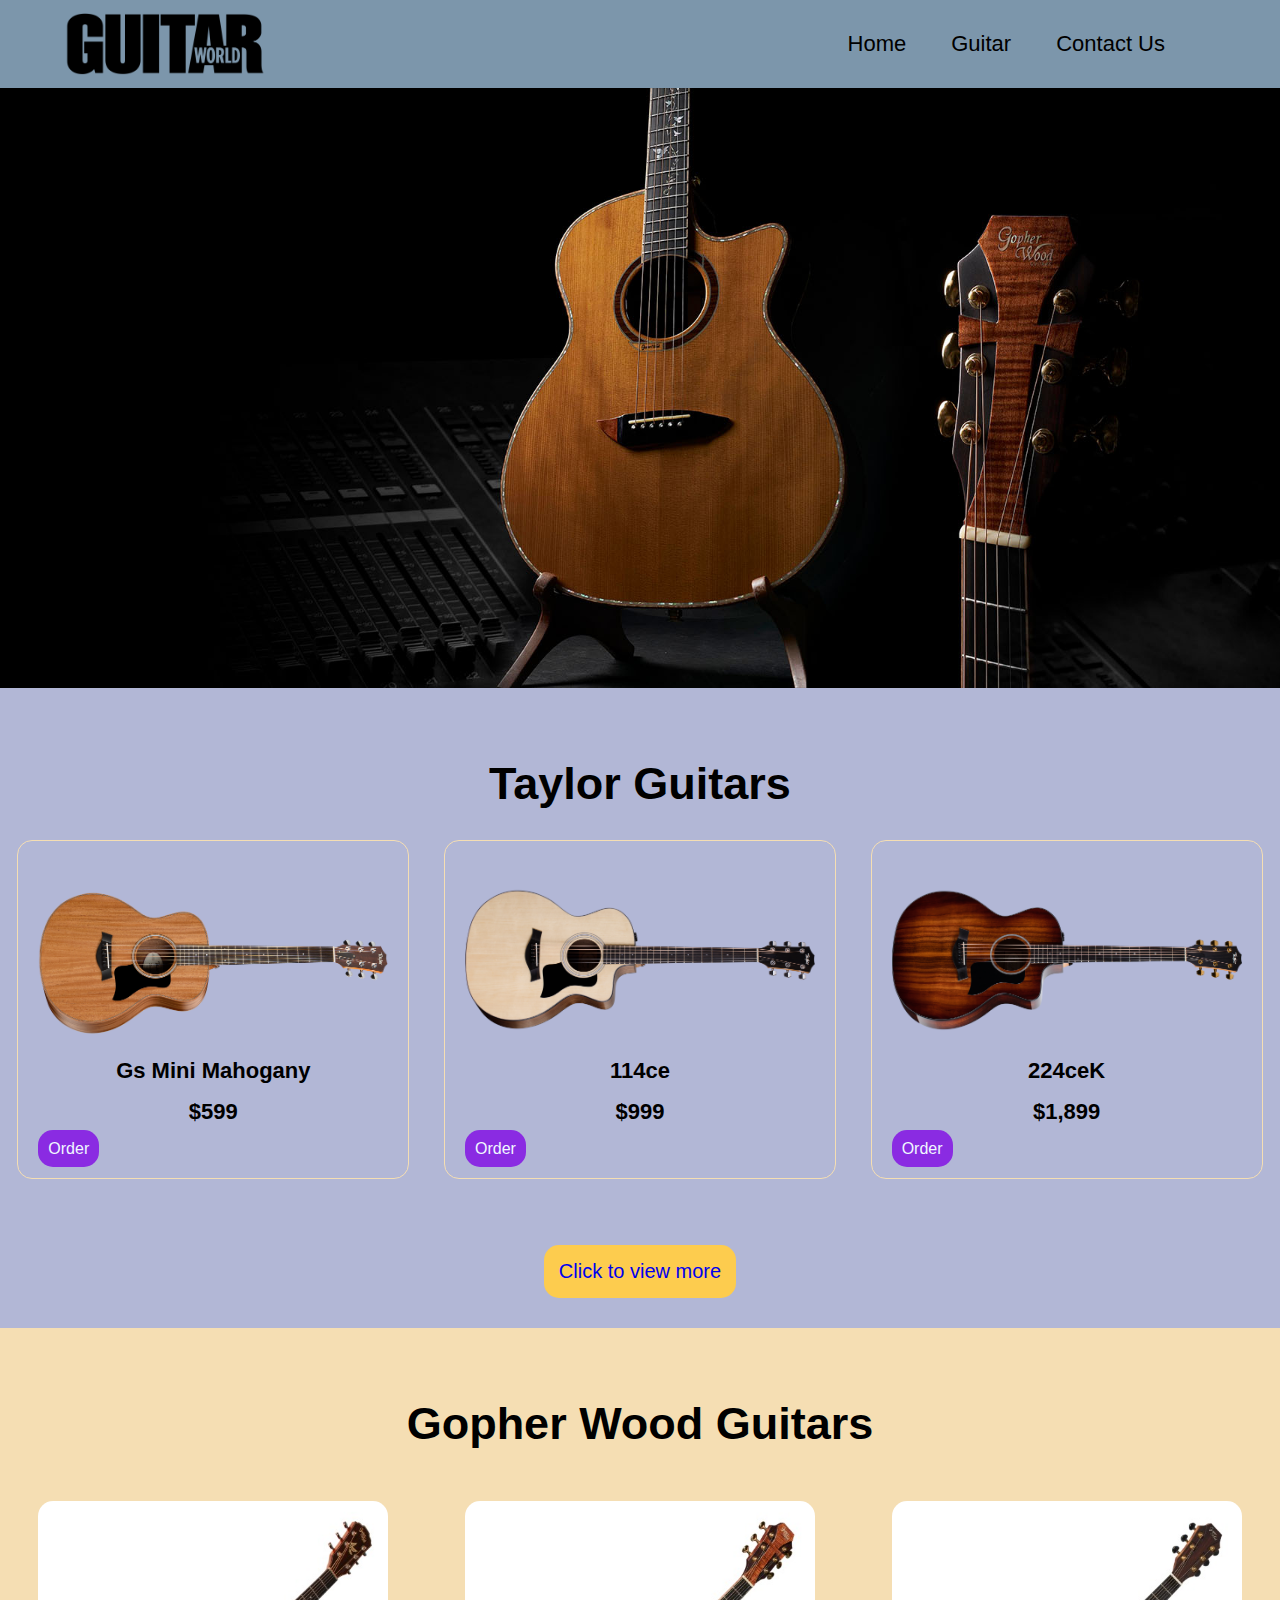
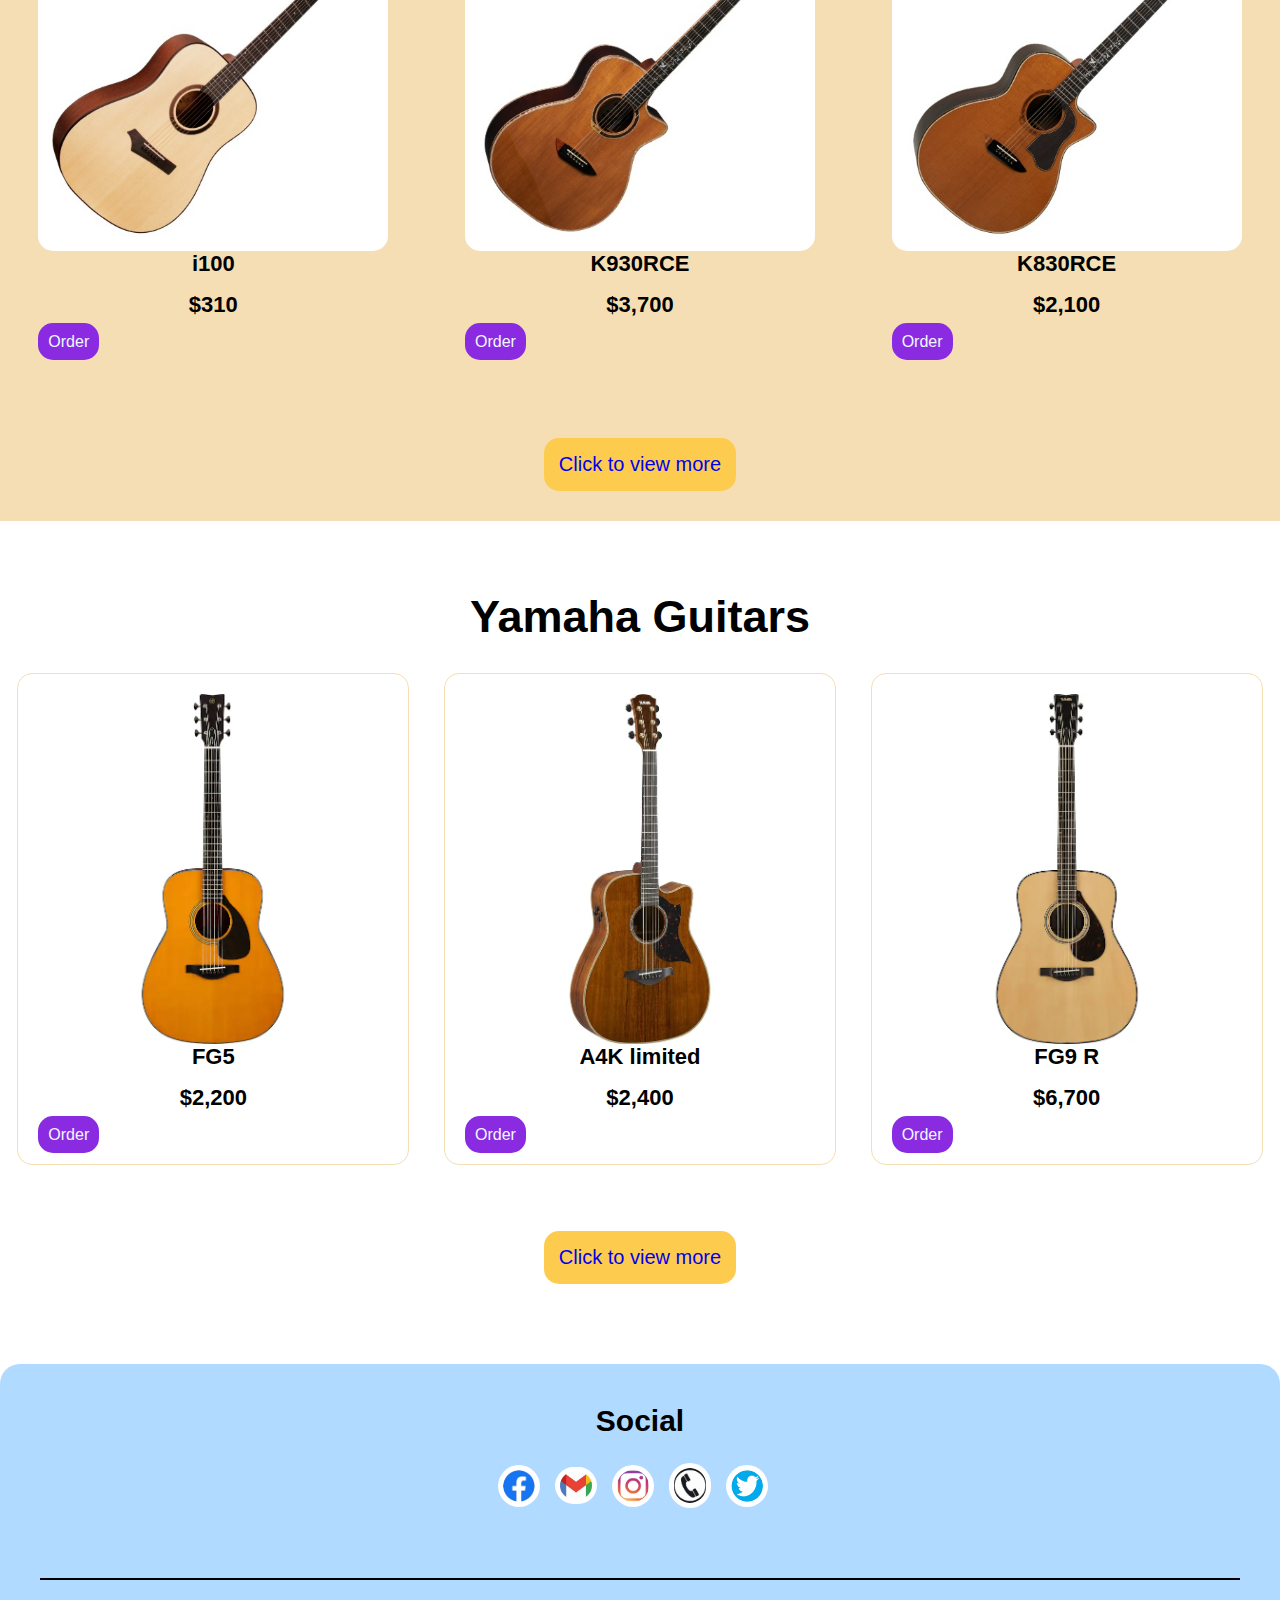
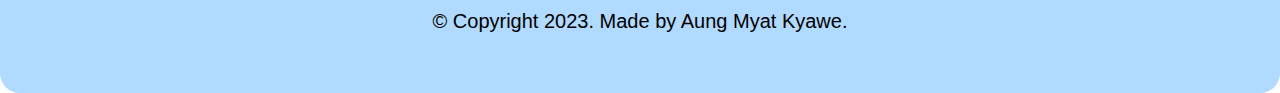
<file: index.html>
<html lang="en">
<head>
  <meta charset="UTF-8">
  <meta http-equiv="X-UA-Compatible" content="IE=edge">
  <meta name="viewport" content="width=device-width, initial-scale=1.0">
  <title>Home</title>
  <link rel="stylesheet" href="style.css"></link>
  <script src="script.js"></script>
</head>
<body>
    
  <header>
      <a href="index.html" id="logo-a"><img src="Images/Guitar_World.png" alt="guitar hero" id="logo"></a>
      <ul>
          <li>
              <a href="index.html">Home</a>
          </li>
          <li id="guitar-nav">
              <a href="#">Guitar</a>
              <div id="sub-guitar">
                  <a href="#Tlguitar">Taylor</a>
                  <a href="#Gpguitar">Gopher Wood</a>
                  <a href="#Yaguitar">Yamaha</a>
              </div>
          </li>
          <li>
              <a href="#footer">Contact Us</a>
          </li>
      </ul>
  </header>
      
  <section id="banner">

  </section>

  <section id="Tlguitar">
    <h1>Taylor Guitars</h1>
    <ul class="guitar-_types">
      <li>
        <img src="Images/Taylor/Gs Mini Mahogany.png" alt="">
        <h4>Gs Mini Mahogany</h4>
        <h4>$599</h4>
        <a id="599" onclick="start(this.id)">Order</a>
      </li>
      <li>
        <img src="Images/Taylor/114ce.png" alt="">
        <h4>114ce</h4>
        <h4>$999</h4>
        <a id="999" onclick="start(this.id)">Order</a>
      </li>
      <li>
        <img src="Images/Taylor/224ceK.png" alt="">
        <h4>224ceK</h4>
        <h4>$1,899</h4>
        <a id="1899" onclick="start(this.id)">Order</a>
      </li>
    </ul>
    <div class="view_more_container">
      <a href="taylor.html" class="view_more">Click to view more</a>
    </div>
  </section>

  <section id="Gpguitar">
    <h1>Gopher Wood Guitars</h1>
    <ul class="guitar-_types">
      <li>
        <img src="Images/GopherWood/i100.jpg" alt="">
        <h4>i100</h4>
        <h4>$310</h4>
        <a id="310" onclick="start(this.id)">Order</a>
      </li>
      <li>
        <img src="Images/GopherWood/K930RCE.jpg" alt="">
        <h4>K930RCE</h4>
        <h4>$3,700</h4>
        <a id="3700" onclick="start(this.id)">Order</a>
      </li>
      <li>
        <img src="Images/GopherWood/K830RCE.jpg" alt="">
        <h4>K830RCE</h4>
        <h4>$2,100</h4>
        <a id="2100" onclick="start(this.id)">Order</a>
      </li>
    </ul>
    <div class="view_more_container">
      <a href="gopher.html" class="view_more">Click to view more</a>
    </div>
  </section>

  <section id="Yaguitar">
    <h1>Yamaha Guitars</h1>
    <ul class="guitar-_types">
      <li>
        <img src="Images/Yamaha/FG5 $2216.webp" alt="">
        <h4>FG5</h4>
        <h4>$2,200</h4>
        <a id="2200" onclick="start(this.id)">Order</a>
      </li>
      <li>
        <img src="Images/Yamaha/A4K Limited $2400.webp" alt="">
        <h4>A4K limited</h4>
        <h4>$2,400</h4>
        <a id="2400" onclick="start(this.id)">Order</a>
      </li>
      <li>
        <img src="Images/Yamaha/FG9 R $6780.webp" alt="">
        <h4>FG9 R</h4>
        <h4>$6,700</h4>
        <a id="6700" onclick="start(this.id)">Order</a>
      </li>
    </ul>
    <div class="view_more_container">
      <a href="yamaha.html" class="view_more">Click to view more</a>
    </div>
  </section>

  <footer id="footer">
    <h2>Social</h2>
    <div id="socials">
      <a href="https://www.facebook.com"><img src="Images/Footer/Facebook.png"></a>
      <a href="mailto:alexanderamk71@gmail.com"><img src="Images/Footer/Gmail"></a>
      <a href="https://www.instagram.com"><img src="Images/Footer/Instagram.png"></a>
      <a href="tel:0982632946"><img src="Images/Footer/Phone"></a>
      <a href="https://twitter.com/login"><img src="Images/Footer/Twitter.png"></a>
    </div>
    <p>© Copyright 2023. Made by Aung Myat Kyawe.</p>
  </footer>
</body>
</html>
</file>
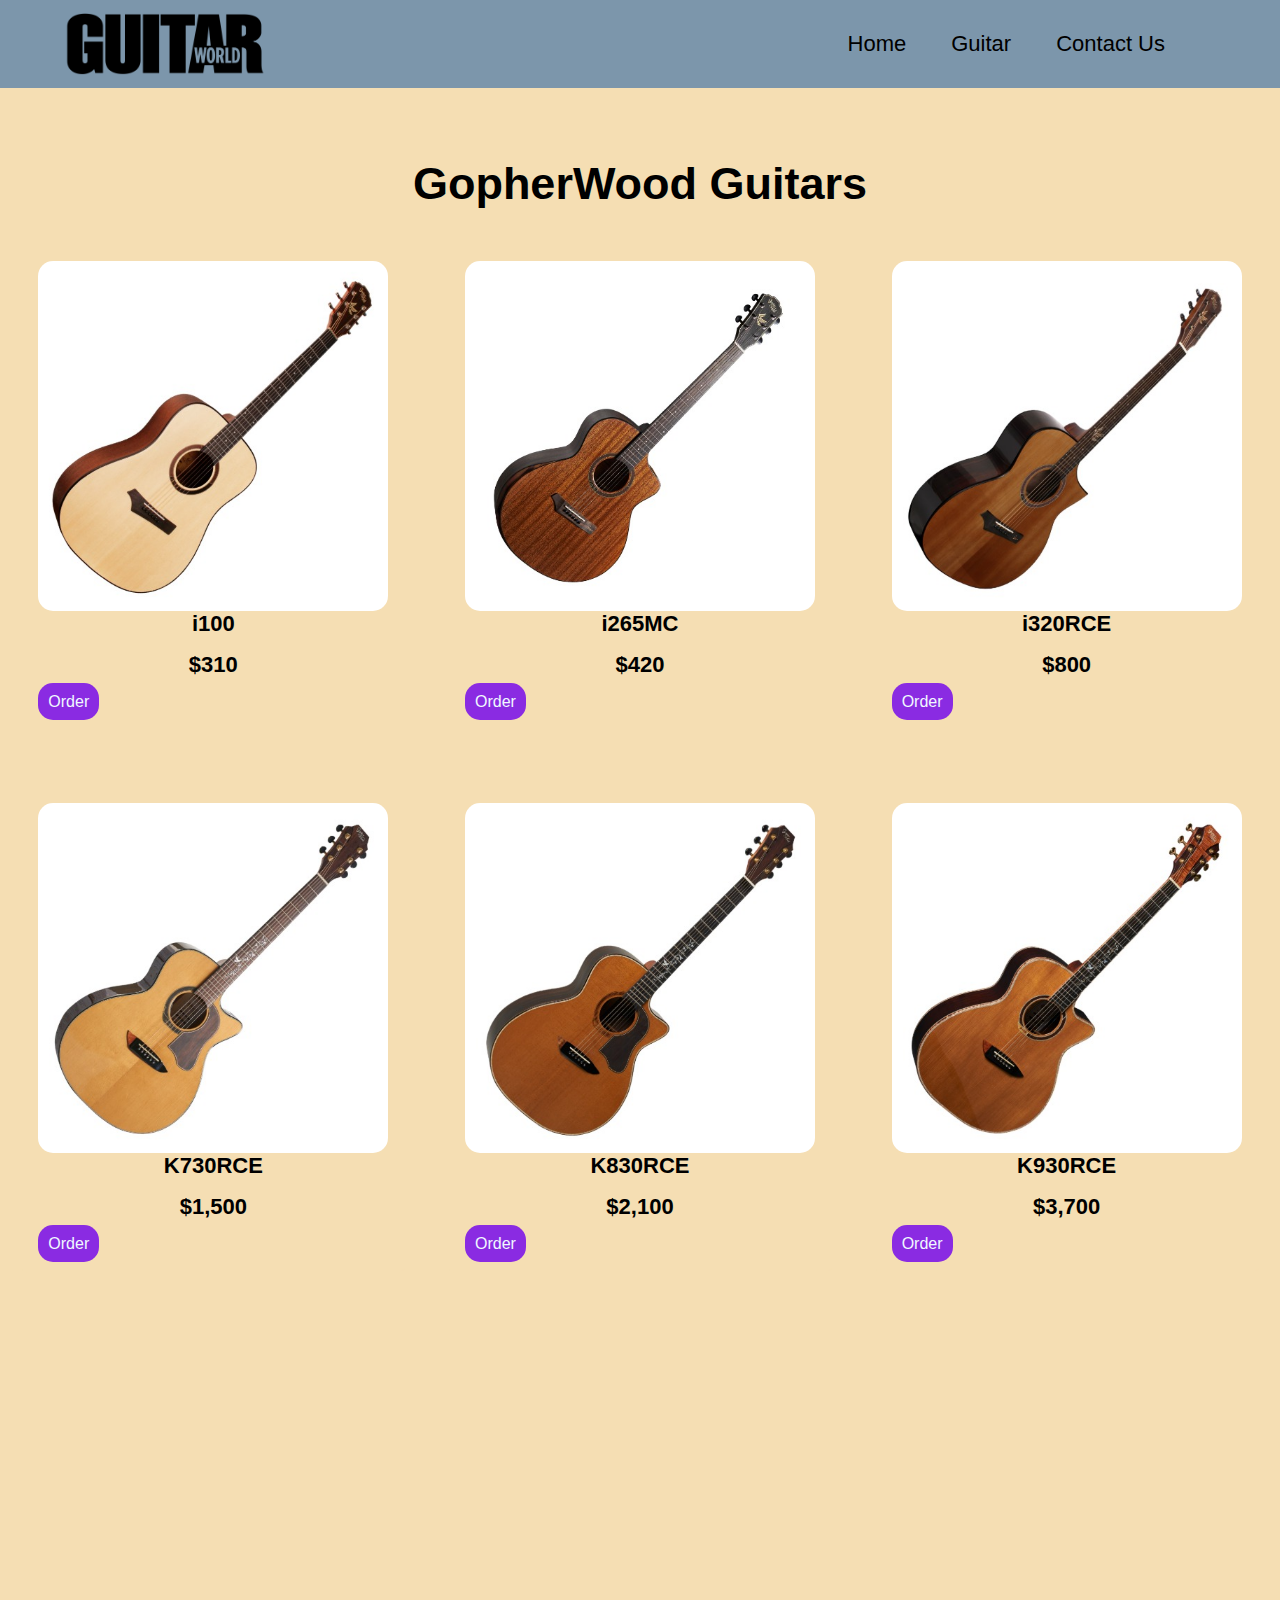
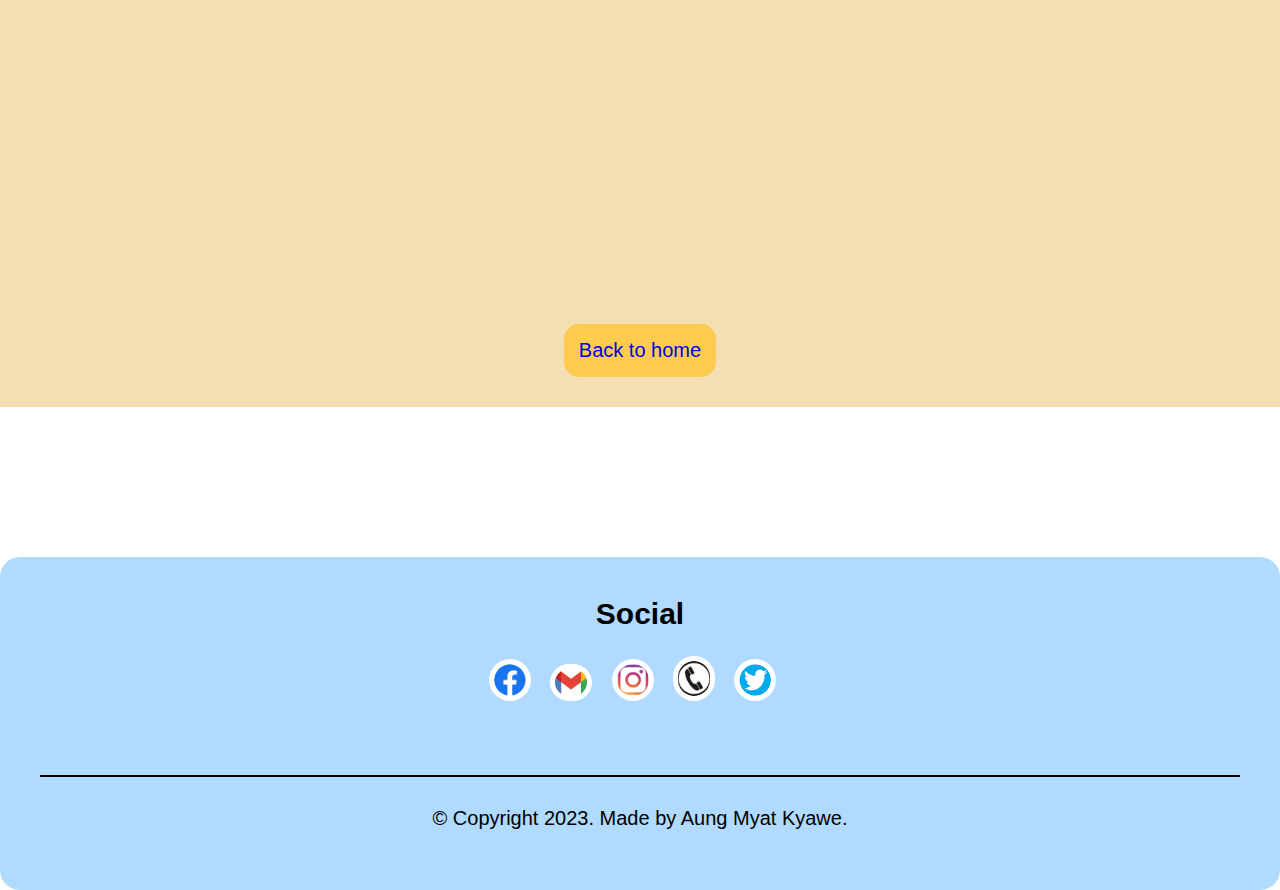
<file: gopher.html>
<html lang="en">
<head>
    <meta charset="UTF-8">
    <meta http-equiv="X-UA-Compatible" content="IE=edge">
    <meta name="viewport" content="width=device-width, initial-scale=1.0">
    <title>GopherWood</title>
    <link rel="stylesheet" href="guitar_sections.css">
    <script src="script.js"></script>
</head>
<body>
    <header>
        <a href="index.html" id="logo-a"><img src="Images/Guitar_World.png" alt="guitar hero" id="logo"></a>
        <ul>
            <li>
                <a href="index.html">Home</a>
            </li>
            <li id="guitar-nav">
                <a href="#">Guitar</a>
                <div id="sub-guitar">
                    <a href="taylor.html">Taylor</a>
                    <a href="gopher.html">Gopher Wood</a>
                    <a href="yamaha.html">Yamaha</a>
                </div>
            </li>
            <li>
                <a href="#footer">Contact Us</a>
            </li>
        </ul>
    </header>

    <section id="Gpguitar">
        <h1>GopherWood Guitars</h1>
        <ul class="guitar-_types">
            <li>
                <img src="Images/GopherWood/i100.jpg" alt="">
                <div class="guitar_info">
                    <h4>i100</h4>
                    <h4>$310</h4>
                    <a id="310" onclick="start(this.id)">Order</a>
                </div>
            </li>
            <li>
                <img src="Images/GopherWood/i265Mc.jpg" alt="">
                <h4>i265MC</h4>
                <h4>$420</h4>
                <a id="420" onclick="start(this.id)">Order</a>
            </li>
            <li>
                <img src="Images/GopherWood/i320RCE.jpg" alt="">
                <h4>i320RCE</h4>
                <h4>$800</h4>
                <a id="800" onclick="start(this.id)">Order</a>
            </li>
            <li>
                <img src="Images/GopherWood/K730RCE.jpg" alt="">
                <h4>K730RCE</h4>
                <h4>$1,500</h4>
                <a id="1500" onclick="start(this.id)">Order</a>
            </li>
            <li>
                <img src="Images/GopherWood/K830RCE.jpg" alt="">
                <h4>K830RCE</h4>
                <h4>$2,100</h4>
                <a id="2100" onclick="start(this.id)">Order</a>
            </li>
            <li>
                <img src="Images/GopherWood/K930RCE.jpg" alt="">
                <h4>K930RCE</h4>
                <h4>$3,700</h4>
                <a id="3700" onclick="start(this.id)">Order</a>
            </li>
        </ul>
        <div class="video">
            <iframe width="900" height="520" src="https://www.youtube.com/embed/orPAXLuQ6Is" title="YouTube video player" frameborder="0" allow="accelerometer; autoplay; clipboard-write; encrypted-media; gyroscope; picture-in-picture; web-share" allowfullscreen></iframe>
        </div>
        <div class="view_more_container">
            <a href="index.html" class="view_more">Back to home</a>
        </div>
    </section>

    <footer id="footer">
        <h2>Social</h2>
        <div id="socials">
        <a href="https://www.facebook.com"><img src="Images/Footer/Facebook.png"></a>
        <a href="mailto:alexanderamk71@gmail.com"><img src="Images/Footer/Gmail"></a>
        <a href="https://www.instagram.com"><img src="Images/Footer/Instagram.png"></a>
        <a href="tel:0982632946"><img src="Images/Footer/Phone"></a>
        <a href="https://twitter.com/login"><img src="Images/Footer/Twitter.png"></a>
        </div>
        <p>© Copyright 2023. Made by Aung Myat Kyawe.</p>
    </footer>
</body>
</html>
</file>
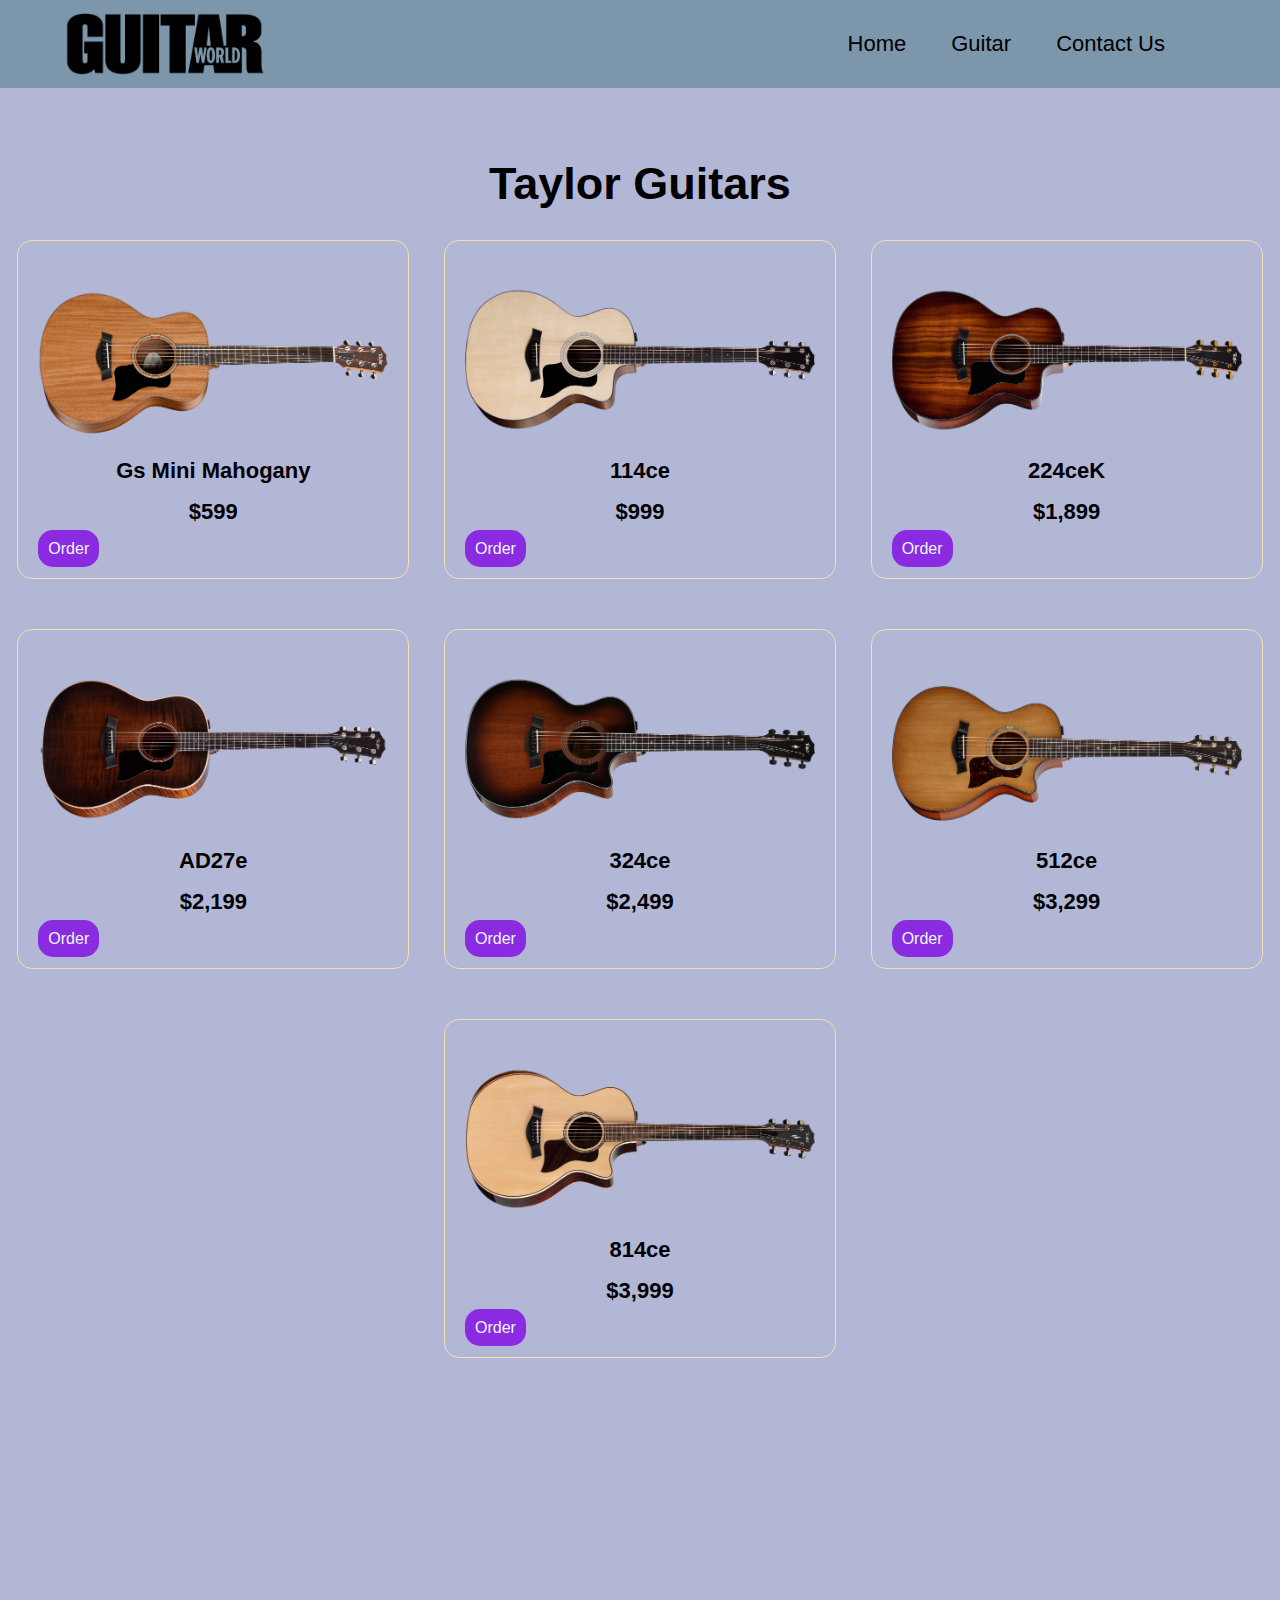
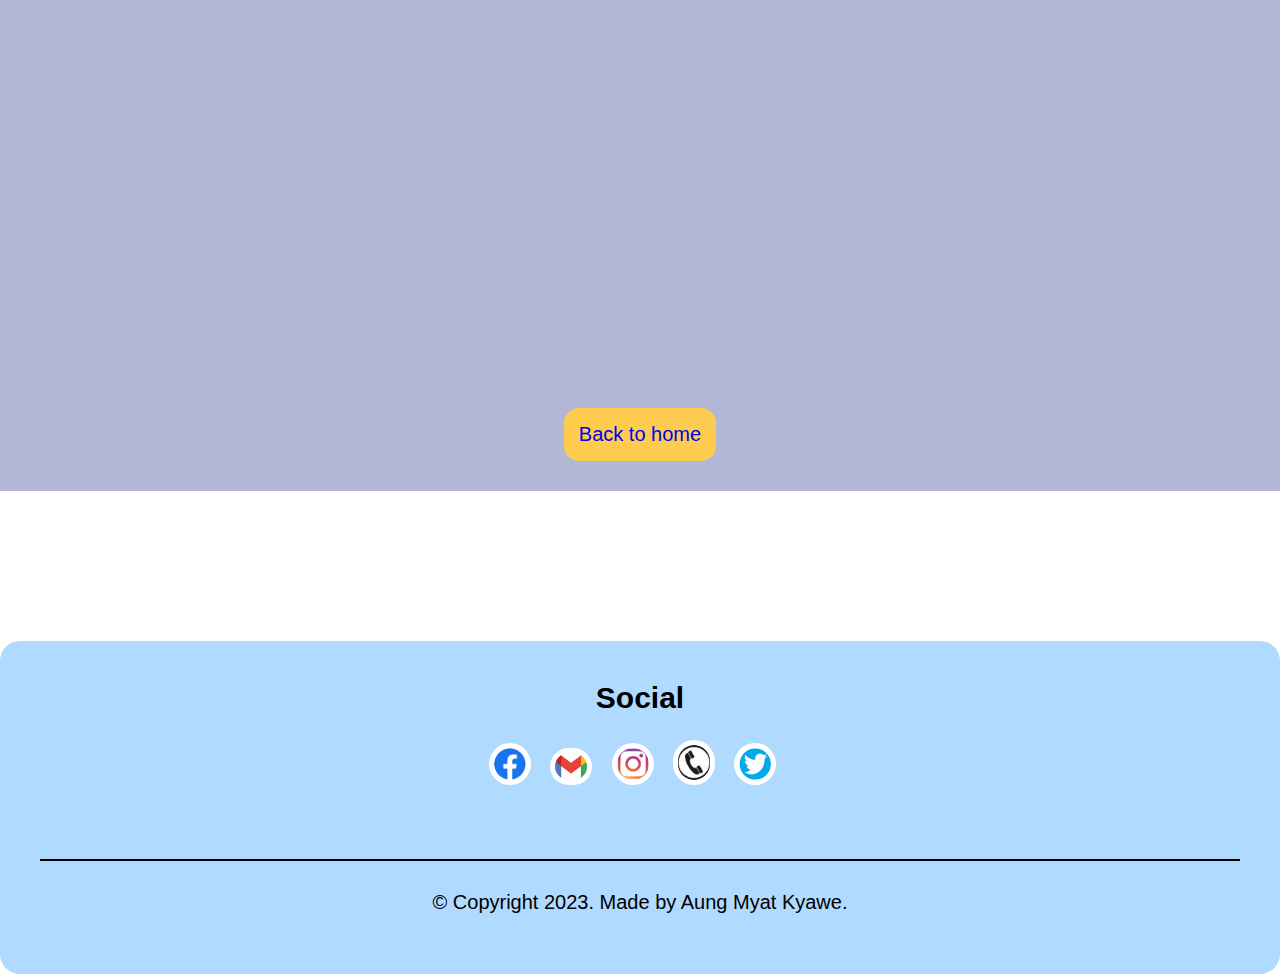
<file: taylor.html>
<html lang="en">
<head>
    <meta charset="UTF-8">
    <meta http-equiv="X-UA-Compatible" content="IE=edge">
    <meta name="viewport" content="width=device-width, initial-scale=1.0">
    <title>Taylor</title>
    <link rel="stylesheet" href="guitar_sections.css">
    <script src="script.js"></script>
</head>
<body>
    <header>
        <a href="index.html" id="logo-a"><img src="Images/Guitar_World.png" alt="guitar hero" id="logo"></a>
        <ul>
            <li>
                <a href="index.html">Home</a>
            </li>
            <li id="guitar-nav">
                <a href="#">Guitar</a>
                <div id="sub-guitar">
                    <a href="taylor.html">Taylor</a>
                    <a href="gopher.html">Gopher Wood</a>
                    <a href="yamaha.html">Yamaha</a>
                </div>
            </li>
            <li>
                <a href="#footer">Contact Us</a>
            </li>
        </ul>
    </header>

    <section id="Tlguitar">
        <h1>Taylor Guitars</h1>
        <ul class="guitar-_types">
            <li>
                <img src="Images/Taylor/Gs Mini Mahogany.png" alt="">
                <div class="guitar_info">
                    <h4>Gs Mini Mahogany</h4>
                    <h4>$599</h4>
                    <a id="599" onclick="start(this.id)">Order</a>
                </div>
            </li>
            <li>
                <img src="Images/Taylor/114ce.png" alt="">
                <h4>114ce</h4>
                <h4>$999</h4>
                <a id="999" onclick="start(this.id)">Order</a>
            </li>
            <li>
                <img src="Images/Taylor/224ceK.png" alt="">
                <h4>224ceK</h4>
                <h4>$1,899</h4>
                <a id="1899" onclick="start(this.id)">Order</a>
            </li>
            <li>
                <img src="Images/Taylor/AD27e.png" alt="">
                <h4>AD27e</h4>
                <h4>$2,199</h4>
                <a id="2199" onclick="start(this.id)">Order</a>
            </li>
            <li>
                <img src="Images/Taylor/324ce.png" alt="">
                <h4>324ce</h4>
                <h4>$2,499</h4>
                <a id="2499" onclick="start(this.id)">Order</a>
            </li>
            <li>
                <img src="Images/Taylor/512ce.png" alt="">
                <h4>512ce</h4>
                <h4>$3,299</h4>
                <a id="3299" onclick="start(this.id)">Order</a>
            </li>
            <li>
                <img src="Images/Taylor/814ce.png" alt="">
                <h4>814ce</h4>
                <h4>$3,999</h4>
                <a id="3999" onclick="start(this.id)">Order</a>
            </li>
        </ul>
        <div class="video">
            <iframe width="900" height="520" src="https://www.youtube.com/embed/6j7h_jdtiKg" title="YouTube video player" frameborder="0" allow="accelerometer; autoplay; clipboard-write; encrypted-media; gyroscope; picture-in-picture; web-share" allowfullscreen></iframe>
        </div>
        <div class="view_more_container">
            <a href="index.html" class="view_more">Back to home</a>
        </div>
    </section>

    <footer id="footer">
        <h2>Social</h2>
        <div id="socials">
        <a href="https://www.facebook.com"><img src="Images/Footer/Facebook.png"></a>
        <a href="mailto:alexanderamk71@gmail.com"><img src="Images/Footer/Gmail"></a>
        <a href="https://www.instagram.com"><img src="Images/Footer/Instagram.png"></a>
        <a href="tel:0982632946"><img src="Images/Footer/Phone"></a>
        <a href="https://twitter.com/login"><img src="Images/Footer/Twitter.png"></a>
        </div>
        <p>© Copyright 2023. Made by Aung Myat Kyawe.</p>
    </footer>
</body>
</html>
</file>
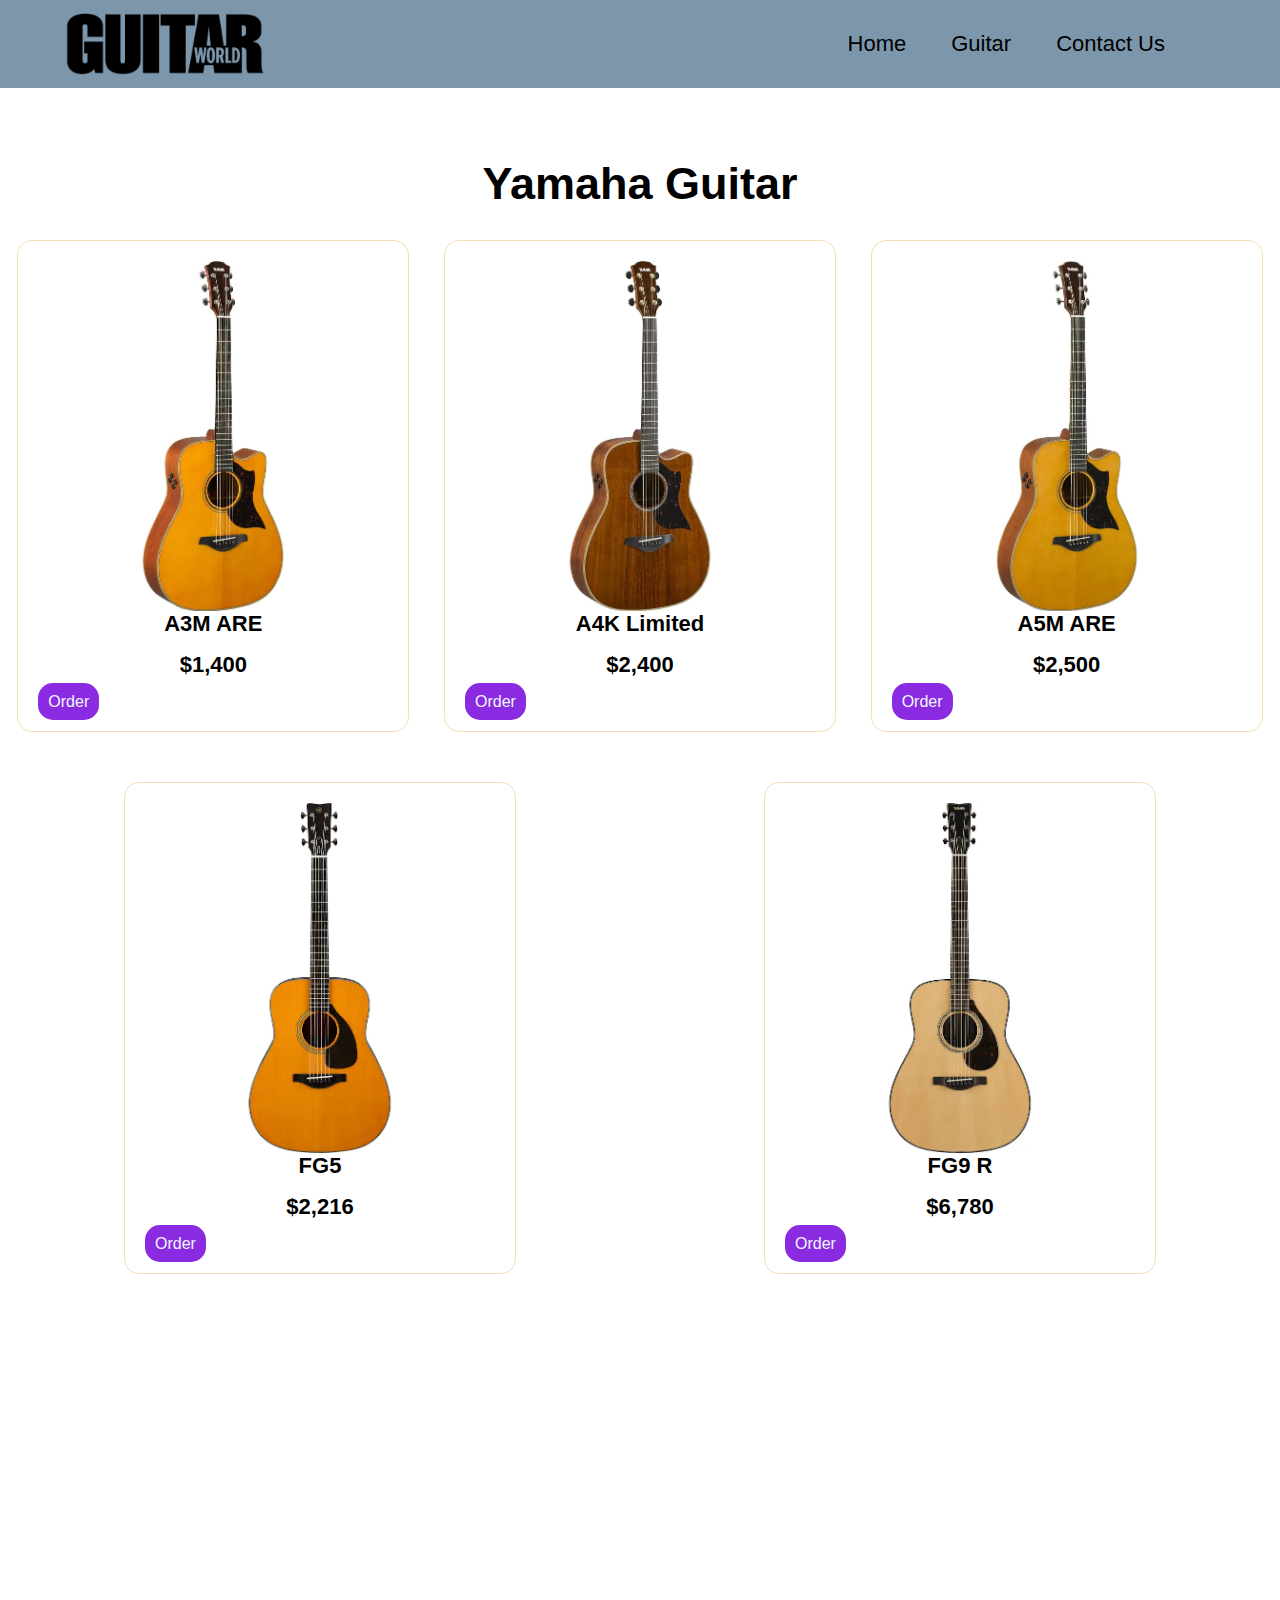
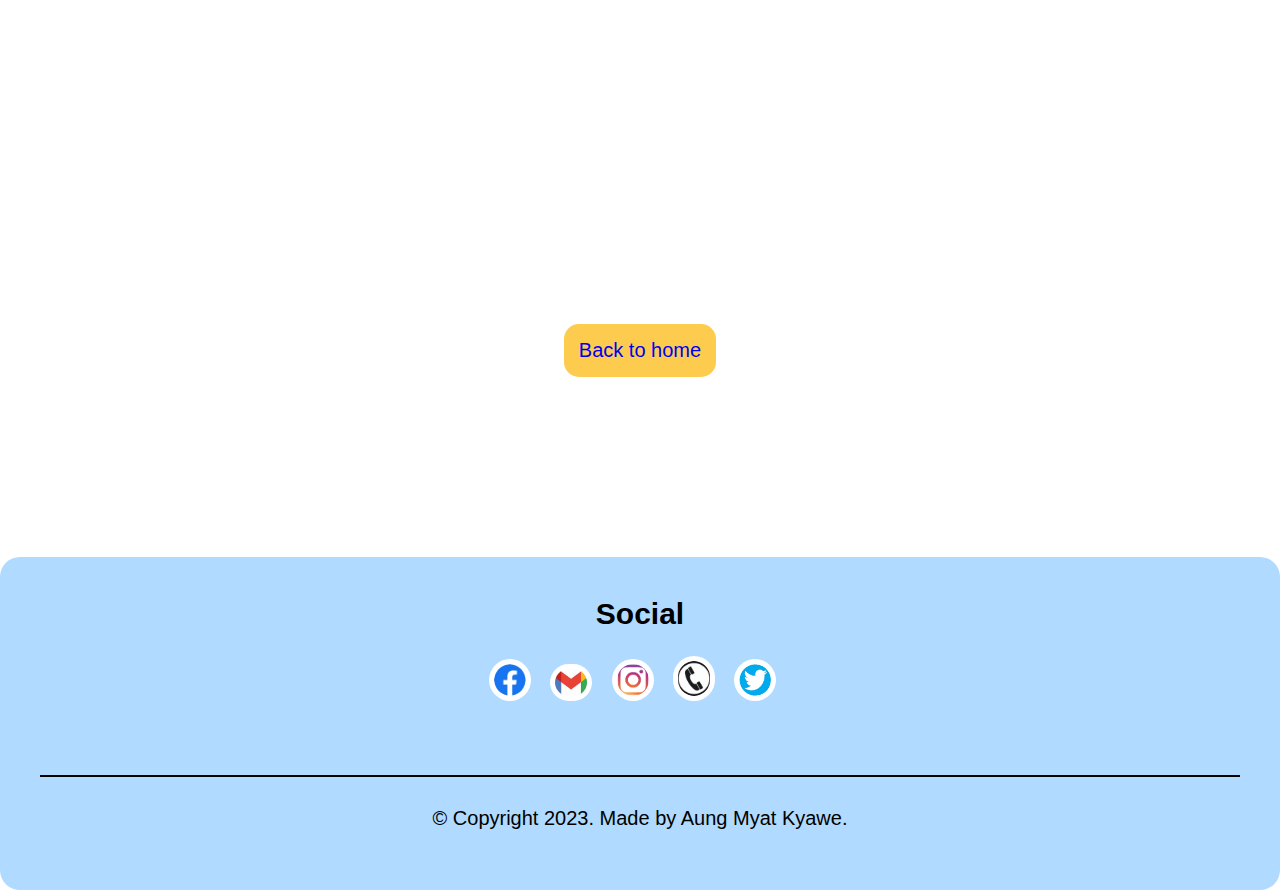
<file: yamaha.html>
<html lang="en">
<head>
    <meta charset="UTF-8">
    <meta http-equiv="X-UA-Compatible" content="IE=edge">
    <meta name="viewport" content="width=device-width, initial-scale=1.0">
    <title>Yamaha</title>
    <link rel="stylesheet" href="guitar_sections.css">
    <script src="script.js"></script>
</head>
<body>
    <header>
        <a href="index.html" id="logo-a"><img src="Images/Guitar_World.png" alt="guitar hero" id="logo"></a>
        <ul>
            <li>
                <a href="index.html">Home</a>
            </li>
            <li id="guitar-nav">
                <a href="#">Guitar</a>
                <div id="sub-guitar">
                    <a href="taylor.html">Taylor</a>
                    <a href="gopher.html">Gopher Wood</a>
                    <a href="yamaha.html">Yamaha</a>
                </div>
            </li>
            <li>
                <a href="#footer">Contact Us</a>
            </li>
        </ul>
    </header>

    <section id="Yaguitar">
        <h1>Yamaha Guitar</h1>
        <ul class="guitar-_types">
            <li>
                <img src="Images/Yamaha/A3M ARE $1400.webp" alt="">
                <div class="guitar_info">
                    <h4>A3M ARE</h4>
                    <h4>$1,400</h4>
                    <a id="1400" onclick="start(this.id)">Order</a>
                </div>
            </li>
            <li>
                <img src="Images/Yamaha/A4K Limited $2400.webp" alt="">
                <h4>A4K Limited</h4>
                <h4>$2,400</h4>
                <a id="2400" onclick="start(this.id)">Order</a>
            </li>
            <li>
                <img src="Images/Yamaha/A5M ARE $2500.webp" alt="">
                <h4>A5M ARE</h4>
                <h4>$2,500</h4>
                <a id="2500" onclick="start(this.id)">Order</a>
            </li>
            <li>
                <img src="Images/Yamaha/FG5 $2216.webp" alt="">
                <h4>FG5</h4>
                <h4>$2,216</h4>
                <a id="2216" onclick="start(this.id)">Order</a>
            </li>
            <li>
                <img src="Images/Yamaha/FG9 R $6780.webp" alt="">
                <h4>FG9 R</h4>
                <h4>$6,780</h4>
                <a id="6780" onclick="start(this.id)">Order</a>
            </li>
        </ul>
        <div class="video">
            <iframe width="900" height="520" src="https://www.youtube.com/embed/Dn2LOyrwZ2A" title="YouTube video player" frameborder="0" allow="accelerometer; autoplay; clipboard-write; encrypted-media; gyroscope; picture-in-picture; web-share" allowfullscreen></iframe>
        </div>
        <div class="view_more_container">
            <a href="index.html" class="view_more">Back to home</a>
        </div>
    </section>

    <footer id="footer">
        <h2>Social</h2>
        <div id="socials">
        <a href="https://www.facebook.com"><img src="Images/Footer/Facebook.png"></a>
        <a href="mailto:alexanderamk71@gmail.com"><img src="Images/Footer/Gmail"></a>
        <a href="https://www.instagram.com"><img src="Images/Footer/Instagram.png"></a>
        <a href="tel:0982632946"><img src="Images/Footer/Phone"></a>
        <a href="https://twitter.com/login"><img src="Images/Footer/Twitter.png"></a>
        </div>
        <p>© Copyright 2023. Made by Aung Myat Kyawe.</p>
    </footer>
</body>
</html>
</file>
<file: style.css>
/* General */
body {
    margin: 0px;
}
* {
    font-family: 'Gill Sans', 'Gill Sans MT', Calibri, 'Trebuchet MS', sans-serif;
}
h4 {
    font-size: 22px;
    margin: 0px;
    text-align: center;
    margin-bottom: 15px;
}
/* Header */
header {
    display: flex;
    justify-content: space-between;
    background-color: #7C96AB;
    align-items: center;
    position: sticky;
    top: 0;
}
#logo {
    width: 200px;
    margin-left: 50px;
}
#logo-a{
    padding: 0px;
}
header ul {
    list-style-type: none;
    display: flex;
    margin-right: 100px;
}
header a {
    text-decoration: none;
    margin-left: 15px;
    font-size: 22px;
    color: black;
    padding: 15px 15px;
    display: block;
}
#sub-guitar a {
    color: black;
    background-color: #7C96AB;
}
#sub-guitar a:hover {
    color: lightblue;
}
header a:hover {
    color: lightblue;
}
#sub-guitar {
    display: none;
    position: absolute;
}
#guitar-nav:hover #sub-guitar {
    display: block;
}

/* Banner */
#banner {
    background-image: url(Images/Gopher\ K930RCE.jpg);
    background-size: cover;
    background-position: center;
    padding: 300px 250px;
    animation-name: Banner;
    animation-duration: 40s;
    animation-delay: 3s;
    animation-iteration-count: infinite;
    animation-direction: alternate;
}
@keyframes Banner {
    0% {
        background-image: url(Images/Gopher\ K930RCE.jpg);
    }
    25% {
        background-image: url(Images/Electric\ guitar.jpg);
    }
    50% {
        background-image: url(Images/Elecric.jpg);
    }
    100% {
        background-image: url(Images/Gopher.jpg);
    }
}

/* Tl Guitar Section */
#Tlguitar {
    background-color: #b2b7d6;
    padding-bottom: 30px;
    padding-top: 70px;
}
#Tlguitar h1 {
    text-align: center;
    font-size: 45px;
    margin: 0px;
}
#Tlguitar h2 {
    font-size: 40px;
    text-align: center;
}
.guitar-_types {
    display: flex;
    justify-content: space-around;
    flex-wrap: wrap;
    padding: 0;
    list-style-type: none;
    margin-top: 30px;
}
.guitar-_types li {
    margin-bottom: 50px;
    padding: 20px 20px;
    border: 1px solid wheat;
    border-radius: 15px;
}
.guitar-_types img {
    width: 350px;
    border-radius: 15px;
}
.guitar-_types a {
    text-decoration: none;
    background-color: blueviolet;
    padding: 10px;
    border-radius: 15px;
    color: aliceblue;
}
.guitar-_types a:hover {
    background-color: rgb(140, 220, 247);
}
.about_us p {
    font-size: 25px;
    padding: 20px;
    text-align: justify;
}
.view_more {
    font-size: 20px;
    text-decoration: none;
    padding: 15px;
    border-radius: 15px;
    background-color: #fdcc4e;
}
.view_more_container {
    display: flex;
    justify-content: center;
}

/* Gp guitar section */
#Gpguitar {
    background-color: wheat;
    padding-top: 70px;
    padding-bottom: 30px;
}
#Gpguitar h1 {
    text-align: center;
    font-size: 45px;
    margin: 0;
}
#Gpguitar h2 {
    font-size: 40px;
    text-align: center;
}

/* Ya guitar section */
#Yaguitar {
    padding-top: 70px;
    padding-bottom: 30px;
}
#Yaguitar h1 {
    text-align: center;
    font-size: 45px;
    margin: 0px;
}
#Yaguitar h2 {
    font-size: 40px;
    text-align: center;
}

/* Footer */
footer {
    padding: 40px;
    background-color: #B0DAFF;
    text-align: center;
    margin-top: 50px;
    border-radius: 20px;
}
footer p {
    margin-top: 70px;
    border-top: 2px solid black;
    padding-top: 30px;
    color: black;
    font-size: 20px;
}
footer h2 {
    font-size: 30px;
    margin-top: 0px;
}
#socials img{
    width: 32px;
    border-radius: 50px;
    margin-right: 15px;
    padding: 5px;
    background-color: white;
}
#socials {
    align-items: center;
    display: flex;
    justify-content: center;
}

/* Display on phone */
@media only screen and (max-width: 620px) {
    /* Header */
    header {
        flex-direction: column;
        justify-content: center;
    }
    #logo {
        width: 200px;
        margin: 15px 0px;
    }
    header ul {
        margin: 0px;
        padding: 0px;
    }
    header a {
        margin-left: 0px;
        font-size: 25px;
    }

    /* Banner */
    #banner {
        background-position: center;
        background-size: 100% 50%;
        background-repeat: no-repeat;
        padding: 250px 0px;
        background-color: black;
    }

    /* Tl Guitar */
    #Tlguitar {
        display: flex;
        flex-direction: column;
        justify-content: center;
    }
    #Tlguitar h1 {
        font-size: 30px;
        margin: 0px;
    }
    .guitar-_types {
        margin-top: 50px;
        flex-direction: column;
        justify-content: center;
        padding: 0px;
    }
    .guitar-_types li {
        padding: 20px;
        margin: 0px auto 50px auto;
        width: 70%;
        height: 50%;
    }
    .guitar-_types img {
        margin: 0 auto;
        width: 100%;
    }

    /* Gp Guitar */
    #Gpguitar {
        display: flex;
        flex-direction: column;
        justify-content: center;
    }
    #Gpguitar h1 {
        font-size: 30px;
        margin: 0px;
    }
    /* Ya Guitar */
    #Yaguitar {
        display: flex;
        flex-direction: column;
        justify-content: center;
    }
    #Yaguitar h1 {
        font-size: 30px;
        margin: 0px;
    }
    /* Footer*/
    footer {
        margin-top: 30px
    }
    footer p {
        margin-top: 50px;
        padding-top: 20px;
        font-size: 20px;
    }
    footer h2 {
        font-size: 33px;
    }
    #socials img{
        width: 30px;
        padding: 3px;
    }
    #socials {
        display: flex;
        align-items: center;
        justify-content: center;
    }
}
</file>
<file: guitar_sections.css>
/* General */
body {
    margin: 0px;
}
* {
    font-family: 'Gill Sans', 'Gill Sans MT', Calibri, 'Trebuchet MS', sans-serif;
}
h4 {
    font-size: 22px;
    margin: 0px;
    text-align: center;
    margin-bottom: 15px;
}
.video {
    display: flex;
    justify-content: center;
    margin-top: 30px;
    margin-bottom: 50px;
}
/* Header */
header {
    display: flex;
    justify-content: space-between;
    background-color: #7C96AB;
    align-items: center;
    position: sticky;
    top: 0;
}
#logo {
    width: 200px;
    margin-left: 50px;
}
#logo-a{
    padding: 0px;
}
header ul {
    list-style-type: none;
    display: flex;
    margin-right: 100px;
}
header a {
    text-decoration: none;
    margin-left: 15px;
    font-size: 22px;
    color: black;
    padding: 15px 15px;
    display: block;
}
#sub-guitar a {
    color: black;
    background-color: #7C96AB;
}
#sub-guitar a:hover {
    color: lightblue;
}
header a:hover {
    color: lightblue;
}
#sub-guitar {
    display: none;
    position: absolute;
}
#guitar-nav:hover #sub-guitar {
    display: block;
}

/* Tl Guitar Section */
#Tlguitar {
    background-color: #b2b7d6;
    padding-bottom: 30px;
    padding-top: 70px;
}
#Tlguitar h1 {
    text-align: center;
    font-size: 45px;
    margin: 0;
}
#Tlguitar h2 {
    font-size: 40px;
    text-align: center;
}
.guitar-_types {
    margin-top: 30px;
    display: flex;
    justify-content: space-around;
    flex-wrap: wrap;
    padding: 0px;
    list-style-type: none;
}
ul {
    list-style: none;
}
.guitar-_types li {
    margin-bottom: 50px;
    padding: 20px 20px;
    border: 1px solid wheat;
    border-radius: 15px;
}
.guitar-_types img {
    width: 350px;
    border-radius: 15px;
}
.guitar-_types a {
    text-decoration: none;
    background-color: blueviolet;
    padding: 10px;
    border-radius: 15px;
    color: aliceblue;
}
.guitar-_types a:hover {
    background-color: rgb(140, 220, 247);
}
.about_us p {
    font-size: 25px;
    padding: 20px;
    text-align: justify;
}
.view_more {
    font-size: 20px;
    text-decoration: none;
    padding: 15px;
    border-radius: 15px;
    background-color: #fdcc4e;
}
.view_more_container {
    display: flex;
    justify-content: center;
}

/* Gp guitar section */
#Gpguitar {
    background-color: wheat;
    padding-top: 70px;
    padding-bottom: 30px;
}
#Gpguitar h1 {
    text-align: center;
    font-size: 45px;
    margin: 0px;
}
#Gpguitar h2 {
    font-size: 40px;
    text-align: center;
}

/* Ya guitar section */
#Yaguitar {
    padding-top: 70px;
    padding-bottom: 30px;
}
#Yaguitar h1 {
    text-align: center;
    font-size: 45px;
    margin: 0px;
}
#Yaguitar h2 {
    font-size: 40px;
    text-align: center;
}

/* Footer */
footer {
    padding: 40px;
    background-color: #B0DAFF;
    text-align: center;
    border-radius: 20px;
    margin-top: 150px;
}
footer p {
    margin-top: 70px;
    border-top: 2px solid black;
    padding-top: 30px;
    color: black;
    font-size: 20px;
}
footer h2 {
    font-size: 30px;
    margin-top: 0px;
}
#socials img{
    width: 32px;
    border-radius: 50px;
    margin-right: 15px;
    padding: 5px;
    background-color: white;
}
#socials {
    align-items: center;
}

/* Display on phone */
@media only screen and (max-width: 620px) {
    /* Header */
    header {
        flex-direction: column;
        justify-content: center;
    }
    #logo {
        width: 200px;
        margin: 15px 0px;
    }
    header ul {
        margin: 0px;
        padding: 0px;
    }
    header a {
        margin-left: 0px;
        font-size: 25px;
    }

    /* Tl Guitar */
    #Tlguitar {
        display: flex;
        flex-direction: column;
        justify-content: center;
    }
    #Tlguitar h1 {
        font-size: 30px;
        margin: 0px;
    }
    .guitar-_types {
        margin-top: 50px;
        flex-direction: column;
        justify-content: center;
        padding: 0px;
    }
    .guitar-_types li {
        padding: 20px;
        margin: 0px auto 50px auto;
        width: 70%;
        height: 50%;
    }
    .guitar-_types img {
        margin: 0 auto;
        width: 100%;
    }

    /* Gp Guitar */
    #Gpguitar {
        display: flex;
        flex-direction: column;
        justify-content: center;
    }
    #Gpguitar h1 {
        font-size: 30px;
        margin: 0px;
    }
    /* Ya Guitar */
    #Yaguitar {
        display: flex;
        flex-direction: column;
        justify-content: center;
    }
    #Yaguitar h1 {
        font-size: 30px;
        margin: 0px;
    }
    /* Footer*/
    footer p {
        margin-top: 50px;
        padding-top: 20px;
        font-size: 20px;
    }
    footer h2 {
        font-size: 33px;
    }
    #socials img{
        width: 30px;
        padding: 3px;
    }
    #socials {
        display: flex;
        align-items: center;
        justify-content: center;
    }

    /* Video */
    .video iframe {
        width: 90%;
        height: 90%;
    }
    .video {
        margin-top: 17px;
    }
}
</file>
